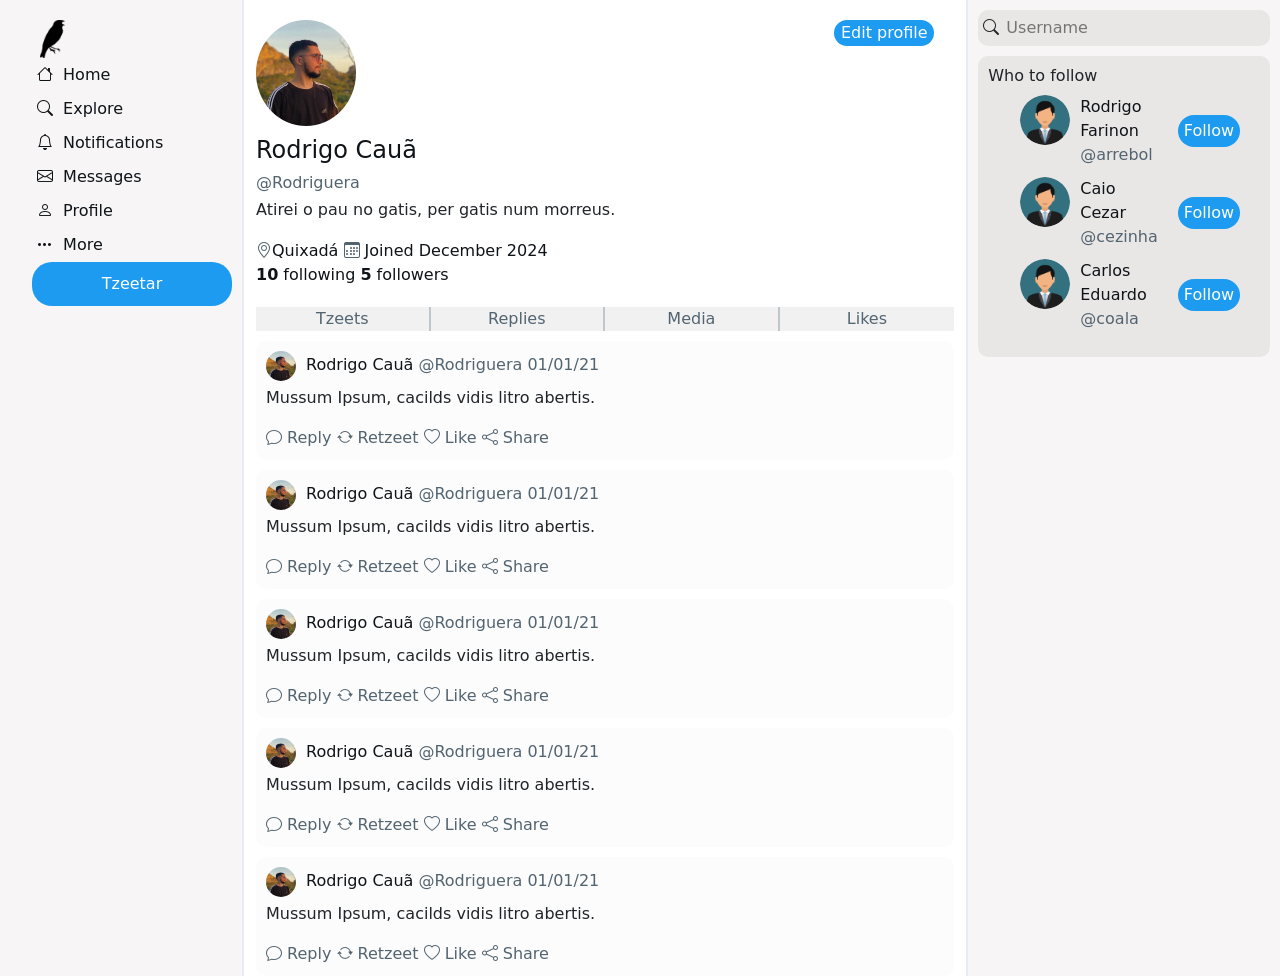
<file: index.html>
<!DOCTYPE html>
<html lang="en">
<head>
    <meta charset="UTF-8">
    <meta name="viewport" content="width=device-width, initial-scale=1.0">
    <title>Tzeeter</title>
    <link rel="stylesheet" href="src/style.css">
    <link href="https://cdn.jsdelivr.net/npm/bootstrap@5.3.3/dist/css/bootstrap.min.css" rel="stylesheet" integrity="sha384-QWTKZyjpPEjISv5WaRU9OFeRpok6YctnYmDr5pNlyT2bRjXh0JMhjY6hW+ALEwIH" crossorigin="anonymous">
    <link rel="stylesheet" href="https://cdn.jsdelivr.net/npm/bootstrap-icons@1.11.3/font/bootstrap-icons.min.css">
    
</head>
    
    <nav class="navegacao">
        <img src="/src/img/tiziu.png" alt="logoTzeeer" class="logo">
        <ul>
            <li><i class="bi bi-house"></i><a href=""> Home</a></li>
            <li><i class="bi bi-search"></i><a href=""> Explore</a></li>
            <li><i class="bi bi-bell"></i><a href=""> Notifications</a></li>
            <li><i class="bi bi-envelope"></i><a href=""> Messages</a></li>
            <li><i class="bi bi-person"></i><a href=""> Profile</a></li>
            <li><i class="bi bi-three-dots"></i> <a href=""> More</a></li>
            <button class="tzeetar"> Tzeetar</button>
            <button class="tzeetarMobile"><i class="bi bi-chat"></i></button>
        </ul>
    </nav>

    <main class="container">

        <section class="perfil">   
            <img src="/src/img/profilePhoto.jpeg" alt="foto de perfil" class="profilePhoto">
            <button class="editProfile">Edit profile</button>
            
            <h4 class="name">Rodrigo Cauã</h4>
            <h6 class="user">@Rodriguera</h6>
            <h6 class="textBio">Atirei o pau no gatis, per gatis num morreus.</h6>

            <ul class="infos">
                <li class="data">
                    <i class="bi bi-geo-alt"></i><a href="">Quixadá</a>
                    <i class="bi bi-calendar3"></i><a href=""> Joined December 2024</a>
                </li>
                <li class="estatisticas">
                    <a href=""><span class="count">10</span> following</a>
                    <a href=""><span class="count">5</span> followers</a>
                </li>
            </ul>

        </section>

        <nav class="pages">
                <a href="">Tzeets</a>
                <a href="">Replies</a>
                <a href="">Media</a>
                <a href="">Likes</a>
        </nav>

        <article class="tweet">
                <div class="profileTweet">
                    <img src="/src/img/profilePhoto.jpeg" alt="" class="profilePhotoTweet">
                    <h6 class="name">Rodrigo Cauã <span class="user">@Rodriguera</span> <time datetime="2021-01-01" class="dateTweet">01/01/21</time></h6>
                </div>
                <p class="text">Mussum Ipsum, cacilds vidis litro abertis.</p>
                <div class="acoes">
                    <a href="" class="replyshare"><i class="bi bi-chat"></i> Reply</a>
                    <a href="" class="retzeet"><i class="bi bi-arrow-repeat"></i> Retzeet</a>
                    <a href="" class="like"><i class="bi bi-heart"></i> Like</a>
                    <a href="" class="replyshare"><i class="bi bi-share"></i> Share</a>
                </div>
        </article>

        <article class="tweet">
            <div class="profileTweet">
                <img src="/src/img/profilePhoto.jpeg" alt="" class="profilePhotoTweet">
                <h6 class="name">Rodrigo Cauã <span class="user">@Rodriguera</span> <time datetime="2021-01-01" class="dateTweet">01/01/21</time></h6>
            </div>
            <p class="text">Mussum Ipsum, cacilds vidis litro abertis.</p>
            <div class="acoes">
                <a href="" class="replyshare"><i class="bi bi-chat"></i> Reply</a>
                <a href="" class="retzeet"><i class="bi bi-arrow-repeat"></i> Retzeet</a>
                <a href="" class="like"><i class="bi bi-heart"></i> Like</a>
                <a href="" class="replyshare"><i class="bi bi-share"></i> Share</a>
            </div>
        </article>

        <article class="tweet">
            <div class="profileTweet">
                <img src="/src/img/profilePhoto.jpeg" alt="" class="profilePhotoTweet">
                <h6 class="name">Rodrigo Cauã <span class="user">@Rodriguera</span> <time datetime="2021-01-01" class="dateTweet">01/01/21</time></h6>
            </div>
            <p class="text">Mussum Ipsum, cacilds vidis litro abertis.</p>
            <div class="acoes">
                <a href="" class="replyshare"><i class="bi bi-chat"></i> Reply</a>
                <a href="" class="retzeet"><i class="bi bi-arrow-repeat"></i> Retzeet</a>
                <a href="" class="like"><i class="bi bi-heart"></i> Like</a>
                <a href="" class="replyshare"><i class="bi bi-share"></i> Share</a>
            </div>
        </article>

        <article class="tweet">
            <div class="profileTweet">
                <img src="/src/img/profilePhoto.jpeg" alt="" class="profilePhotoTweet">
                <h6 class="name">Rodrigo Cauã <span class="user">@Rodriguera</span> <time datetime="2021-01-01" class="dateTweet">01/01/21</time></h6>
            </div>
            <p class="text">Mussum Ipsum, cacilds vidis litro abertis.</p>
            <div class="acoes">
                <a href="" class="replyshare"><i class="bi bi-chat"></i> Reply</a>
                <a href="" class="retzeet"><i class="bi bi-arrow-repeat"></i> Retzeet</a>
                <a href="" class="like"><i class="bi bi-heart"></i> Like</a>
                <a href="" class="replyshare"><i class="bi bi-share"></i> Share</a>
            </div>
        </article>

        <article class="tweet">
            <div class="profileTweet">
                <img src="/src/img/profilePhoto.jpeg" alt="" class="profilePhotoTweet">
                <h6 class="name">Rodrigo Cauã <span class="user">@Rodriguera</span> <time datetime="2021-01-01" class="dateTweet">01/01/21</time></h6>
            </div>
            <p class="text">Mussum Ipsum, cacilds vidis litro abertis.</p>
            <div class="acoes">
                <a href="" class="replyshare"><i class="bi bi-chat"></i> Reply</a>
                <a href="" class="retzeet"><i class="bi bi-arrow-repeat"></i> Retzeet</a>
                <a href="" class="like"><i class="bi bi-heart"></i> Like</a>
                <a href="" class="replyshare"><i class="bi bi-share"></i> Share</a>
            </div>
        </article>

    </main> 

    <aside class="recomendados">
        <div class="search">
            <i class="bi bi-search"></i>
            <input type="text" name="" id="" placeholder="Username" class="searchInput">
        </div> 

        <div class="containerRecomendados">
            <h6 class="title">Who to follow</h6>
            <ul class="users">
                <li class="userRecomendado">
                    <img src="/src/img/users.png" alt="" class="profilePhotoRecomendado">
                    <a class="name" href="">Rodrigo Farinon <span class="user">@arrebol</span></a>
                    <button class="buttomFollow">Follow</button>
                </li>
                <li class="userRecomendado">
                    <img src="/src/img/users.png" alt="" class="profilePhotoRecomendado">
                    <a class="name" href="">Caio Cezar <span class="user">@cezinha</span></a>
                    <button class="buttomFollow">Follow</button>
                </li>
                <li class="userRecomendado">
                    <img src="/src/img/users.png" alt="" class="profilePhotoRecomendado">
                    <a class="name" href="">Carlos Eduardo <span class="user">@coala</span></a>
                    <button class="buttomFollow">Follow</button>
                </li>
            </ul>
        </div>


    </aside>


</body>
</html>
</file>
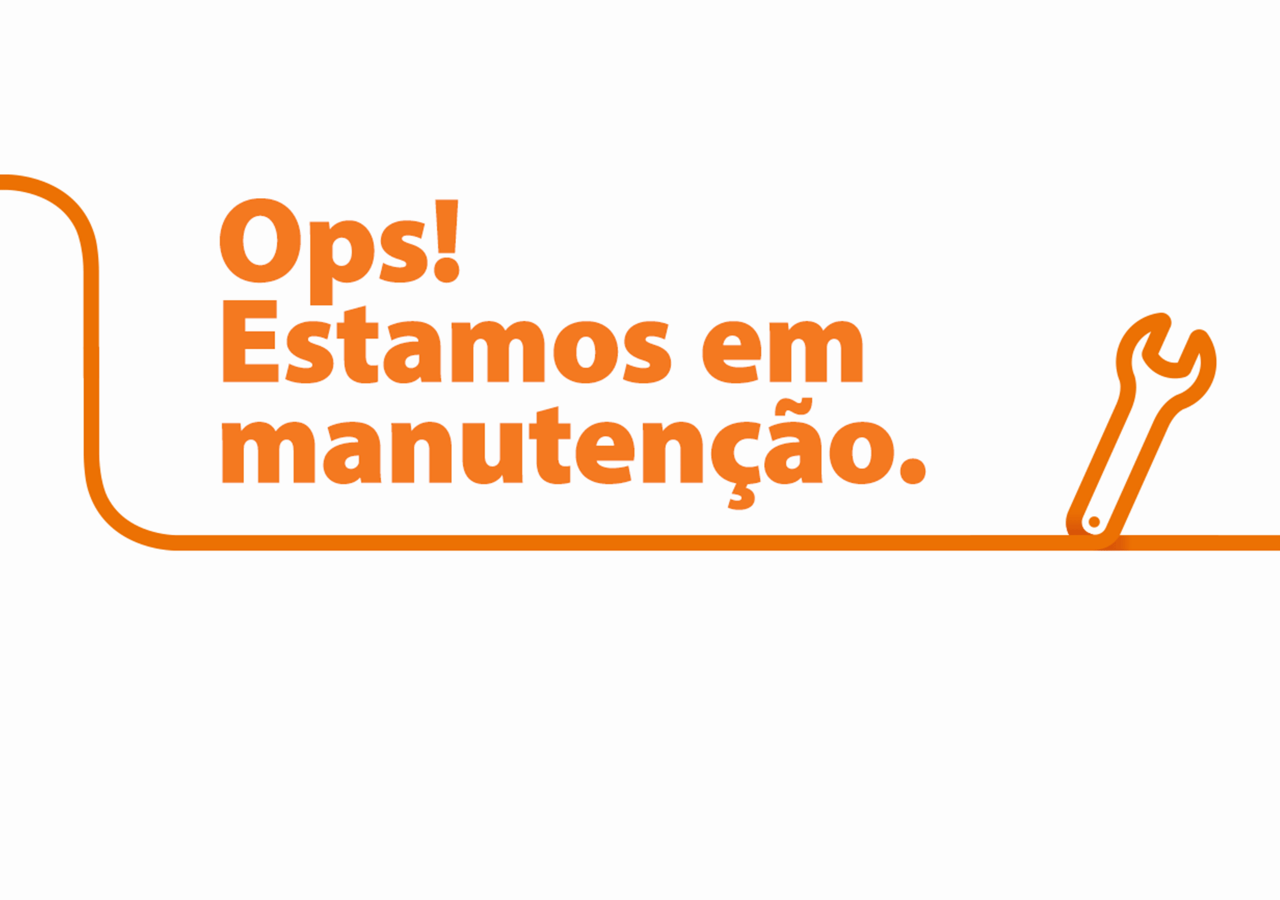
<file: start.html>
<!DOCTYPE html>
<html lang="pt-Br">
<head>
    <meta charset="UTF-8">
    <meta http-equiv="X-UA-Compatible" content="IE=edge">
    <meta name="viewport" content="width=device-width, initial-scale=1.0">
    <style>
        *{
            text-align: center;
            background-color: #fdfdfd;
            margin: 0;
        }
        img{
            width: 100%;
            height: 100%;
            padding-top: 0px;
        }
    </style>
    <title>CitizenFuture</title>
</head>
<body>
    <img src="frontend/img src/man.gif" alt="">
</body>
</html>
</file>
<file: src/style.css>
body{
    color: rgb(15, 20, 25);
    display: flex;
}

.navegacao{
    border-right: 2px solid rgb(230, 236, 240);
    padding-right: 10px;
    background-color: rgb(247, 245, 245);
}

.navegacao a{
    color: rgb(15, 20, 25);
    text-decoration: none;
    list-style: none;
    padding: 5px;
    width: 200px;
}

.navegacao a:hover{
    text-decoration: none;
}

.navegacao li{
    color: rgb(15, 20, 25);
    text-decoration: none;
    list-style: none;
    padding: 5px;
    width: 200px;
}

.navegacao li:hover{
    background-color: rgba(15, 25, 20, 0.1);
    border-radius: 15px;
}

.logo{
    margin-top: 20px;
    margin-left: 40px;
    max-width: 25px;
}

.tzeetar{
    border-style: none;
    background-color: rgb(29, 155, 240);
    color: white;
    padding: 10px;
    justify-content: center;
    border-radius: 20px;
    width: 200px;
}

.tzeetar:hover{
    background-color: rgb(26, 135, 207);
}

.tzeetarMobile{
    display: none;
}

.profilePhoto{
    width: 100px;
    border-radius: 100%;
    margin-top: 20px;
    margin-bottom: 10px;
}

.editProfile{
    border-style: none;
    background-color: rgb(29, 155, 240);
    color: white;
    justify-content: center;
    border-radius: 20px;
    width: 100px;   
    float: right;
    margin: 20px;
}

.name{
    color: rgb(15, 20, 25);
}

.user{
    color: rgb(83, 100, 113);
}

.infos{
    list-style: none;
    margin-top: 20px;
    margin-bottom: 20px;
    padding: 0px;
}

.infos a{
    text-decoration: none;
    color: rgb(15, 20, 25);
}

.data{
    color: rgb(83, 100, 113);
}

.count{
    color: rgb(15, 20, 25);
    font-weight: bold;
}

.count:hover .estatisticas:hover, a:hover{
    text-decoration: underline;
}

.tweet:hover{
    background-color: rgba(29, 155, 240, 0.1);
    border-radius: 10px;
}

.pages{
    background-color: rgb(241, 241, 241);
    justify-content: space-evenly;
    display: flex;
    margin-bottom: 10px;
}

.pages > a{
    min-width: 25%;
    color: rgb(83, 100, 113);
    text-decoration: none;
    text-align: center;
    border-right: 2px solid rgb(189, 199, 206);
}

.pages > a:last-child {
    border-right: none; 
}

.pages a:hover{
    background-color: rgba(15, 25, 20, 0.1);
    text-decoration: none;
}

.profileTweet{
    display: flex;
    align-items: center;
}

.profilePhotoTweet{
    width: 30px;
    height: 30px;
    border-radius: 100%;   
    display: flex;
    margin-right: 10px;
    margin-bottom: 5px;
}

.acoes a{
    color: rgb(83, 100, 113);
    text-decoration: none;
}

.replyshare:hover{
    background-color: rgba(29, 155, 240, 0.1);
    border-radius: 10px;
}

.retzeet:hover{
    background-color: rgba(0, 186, 124, 0.1);
    color: rgba(0, 186, 124, 1);
    border-radius: 10px;
}

.like:hover{
    background-color: rgba(249, 24, 128, 0.1);
    color: rgba(249, 24, 128, 1);
    border-radius: 10px;
}

.dateTweet{
    color: rgb(83, 100, 113);
}

.tweet{
    border-radius: 10px;
    padding: 10px;
    margin-top: 10px;
    background-color: rgb(252, 252, 252);
}

.recomendados{
    border-left: 2px solid rgb(230, 236, 240);
    width: 60vh;
    padding: 10px;
    background-color: rgb(247, 245, 245)
}

.search{
    background-color: rgb(233, 230, 230);
    min-width: 100%;
    border-radius: 10px;
    padding: 5px;
}

.searchInput{
    background-color: transparent;
    max-width: 90%;
    border-style: none;
}

.searchInput:focus{
    outline: none;
}

.containerRecomendados{
    min-width: 100%;
    margin-top: 10px;
    border-radius: 10px;
    padding: 10px;
    background-color: rgb(233, 230, 230);
}

.userRecomendado > .profilePhotoRecomendado{
    width: 50px;
    height: 50px;
    border-radius: 100%;
    margin-right: 10px;
}

.users > .userRecomendado{
    display: flex;
    margin-top: 10px;
}

.userRecomendado > a{
    color: rgb(15, 20, 25);
    text-decoration: none;
}

.buttomFollow{
    border-style: none;
    background-color: rgb(29, 155, 240);
    color: white;
    justify-content: center;
    border-radius: 20px;
    margin: 20px;
}

@media (max-width: 768px) {

    .logo{
        display: none;
    }

    .navegacao{
        max-width: 10%;
    }

    .navegacao > ul{
        padding: 0;
        padding-left: 20%;
        float: left;
    }

    .navegacao a{
        display: none;
    }

    .tzeetarMobile{
        display: block;
        border-style: none;
        background-color: rgb(29, 155, 240);
        color: white;
        justify-content: center;
        border-radius: 20px;
        max-width: 20%;
    }

    .tzeetar{
        display: none;
    }
   

    .recomendados{
        display: none;
    }
}
</file>
